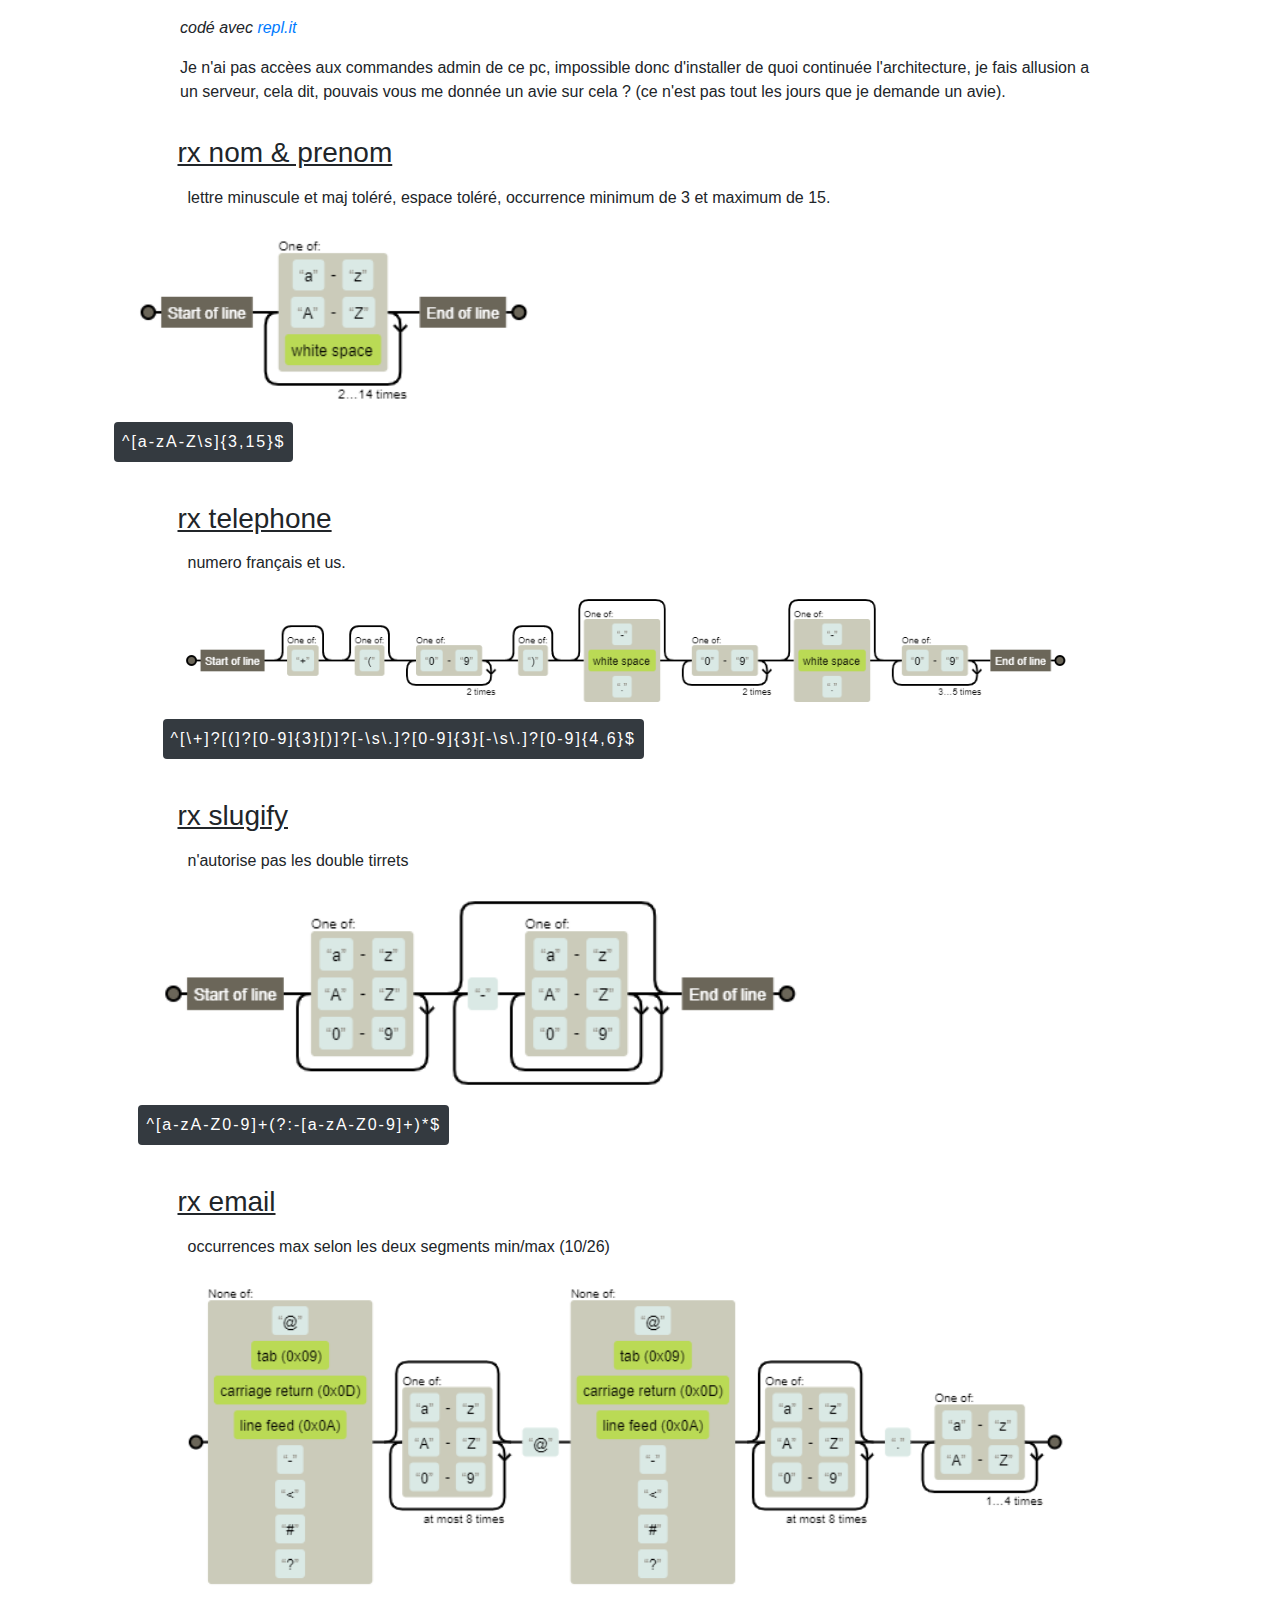
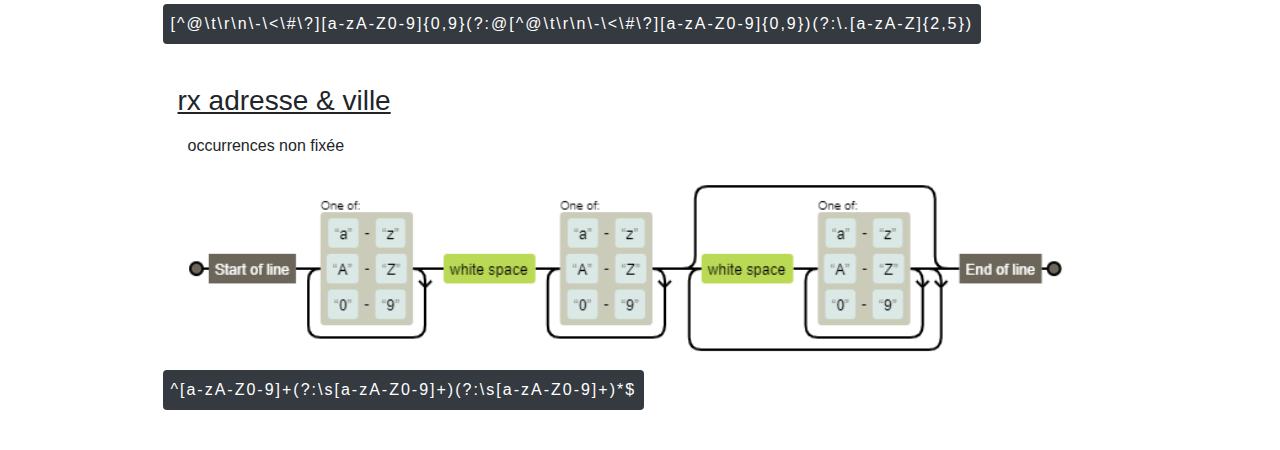
<file: sans_matos/index.html>
<!DOCTYPE html>
<html>
  <head>
    <meta charset="utf-8">
    <meta name="viewport" content="width=device-width">
    <link rel="stylesheet" href="https://stackpath.bootstrapcdn.com/bootstrap/4.5.0/css/bootstrap.min.css">
    <title>repl.it</title>
    <style>
      h3 {
        text-decoration:underline;
      }
      figcaption {
        color:white;
        border-radius: 4px;
        letter-spacing:2px;
      }
    </style>
  </head>

  <body class="container">
    <section class="row my-3">
      <p class="col-10 offset-1"><cite>codé avec <a href="https://repl.it/"class="nav-brand active" target="_blank">repl.it</a></cite></p>
      <p class="col-10 offset-1">Je n'ai pas accèes aux commandes admin de ce pc, impossible donc d'installer de quoi continuée l'architecture, je fais allusion a un serveur, cela dit, pouvais vous me donnée un avie sur cela ? (ce n'est pas tout les jours que je demande un avie).</p>
    </section>

    <h3 class="offset-1">rx nom & prenom</h3>
    <section class="row my-3 col-12">
      <article class="row col-12">
        <p class="col-10 offset-1">lettre minuscule et maj toléré, espace toléré, occurrence minimum de 3 et maximum de 15.</p>
      </article>
      <figure class="row">
        <img class="col-10 offset-1" src="img/rx_name.png">
        <figcaption class="p-2 bg-dark my-2 offset-1">^[a-zA-Z\s]{3,15}$</figcaption>
      </figure>
    </section>

    <h3 class="offset-1">rx telephone</h3>
    <section class="row my-3 col-12">
      <article class="row col-12">
        <p class="col-10 offset-1">numero français et us.</p>
      </article>
      <figure class="row">
        <img class="col-10 offset-1" src="img/rx_mobile.png">
        <figcaption class="p-2 bg-dark my-2 offset-1">^[\+]?[(]?[0-9]{3}[)]?[-\s\.]?[0-9]{3}[-\s\.]?[0-9]{4,6}$</figcaption>
      </figure>
    </section>

    <h3 class="offset-1">rx slugify</h3>
    <section class="row my-3 col-12">
      <article class="row col-12">
        <p class="col-10 offset-1">n'autorise pas les double tirrets</p>
      </article>
      <figure class="row">
        <img class="col-10 offset-1" src="img/rx_slugify.png">
        <figcaption class="p-2 bg-dark my-2 offset-1">^[a-zA-Z0-9]+(?:-[a-zA-Z0-9]+)*$</figcaption>
      </figure>
    </section>

      <h3 class="offset-1">rx email</h3>
    <section class="row my-3 col-12">
      <article class="row col-12">
        <p class="col-10 offset-1">occurrences max selon les deux segments min/max (10/26) </p>
      </article>
      <figure class="row">
        <img class="col-10 offset-1" src="img/rx_email.png">
        <figcaption class="p-2 bg-dark my-2 offset-1">[^@\t\r\n\-\<\#\?][a-zA-Z0-9]{0,9}(?:@[^@\t\r\n\-\<\#\?][a-zA-Z0-9]{0,9})(?:\.[a-zA-Z]{2,5})</figcaption>
      </figure>
    </section>

      <h3 class="offset-1">rx adresse & ville</h3>
    <section class="row my-3 col-12">
      <article class="row col-12">
        <p class="col-10 offset-1">occurrences non fixée</p>
      </article>
      <figure class="row">
        <img class="col-10 offset-1" src="img/rx_adress.png">
        <figcaption class="p-2 bg-dark my-2 offset-1">^[a-zA-Z0-9]+(?:\s[a-zA-Z0-9]+)(?:\s[a-zA-Z0-9]+)*$</figcaption>
      </figure>
    </section>

  </body>
</html>
</file>
